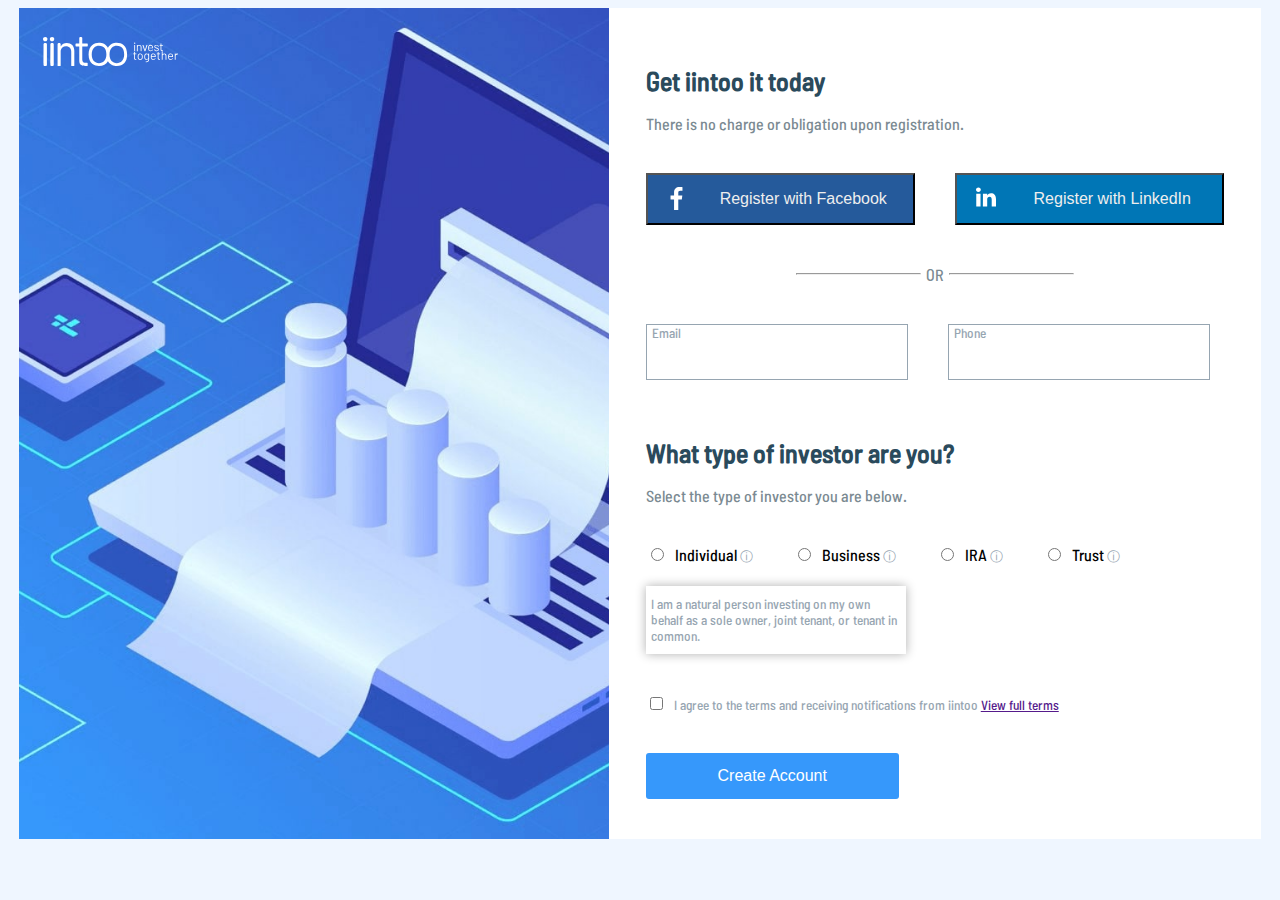
<file: index.html>
<!DOCTYPE html>
<HTML lang="en-US">
    <head>
        <link rel="stylesheet" href="index.css">
        <title>Intoo - Registration</title>
    </head>
    <body>
        <div class="center-box">
        <div class="content">
        <div class="bg-logo">
            <div class="logo-img"><img src="img/logo.svg" alt="iintoo"></div>
        </div>
        <div class="login-form space">
        <!-- on left side image "bg.jpg" -->
        <div class="h1"><h1>Get iintoo it today</h1></div>
        <div class="h2">There is no charge or obligation upon registration.</div>
        <!-- Here two button whith autorithation throug Facebook or LinkedIn-->
        <div class="content space"> 
            <button name="facebook" class="bn-fb">
                <div class="bn-fb content bn-width">
                    <div class="bn-logo">
                        <img src="img/facebook.svg" alt="fb">
                    </div>
                    <div class="span">Register with Facebook</div>
                </div>
            </button>
            <div class="s-left"></div>
            <button name="linkedin" class="bn-ln"><div class="bn-ln content bn-width">
                <div class="bn-logo">
                    <img src="img/linkedin.svg" alt="in">
                </div>
                <div class="span">Register with LinkedIn</div>
            </div>
            </button>
            </div>
        <div class="center-box h2 space">
            <div class="content">
                <!-- line here -->
                <div class="hr"><hr></div>
                <div>OR</div>
                <div class="hr"><hr></div><!-- line here -->
            </div>
        </div>
        <div class="space content h3">
            <div class="grid ">
                <label for="Login">Email</label>
                <input type="text" id="Login" name="Login" class="bn-width">
            </div>
            <dev class="s-left"></dev>
            <div class="grid ">
                <label for="Password">Phone</label>
                <input type="text" id="Password" name="Password" class="bn-width">
            </div>
        </div>

        <div class="space h1"><h1>What type of investor are you?</h1></div>
        <div class="h2">Select the type of investor you are below.</div>
        <!-- check box here horizontal-->
        <div class="space content">
            <div>
                <input type="radio" name="incestor" id="Individual">
                <label for="Individual">Individual </label>
                <a class="h3">ⓘ</a>
            </div>
            <div class="s-left">
                <input type="radio" name="incestor" id="Business">
                <label for="Business">Business </label>
                <a class="h3">ⓘ</a>
            </div>
            <div class="s-left">
                <input type="radio" name="incestor" id="IRA">
                <label for="IRA">IRA </label>
                <a class="h3">ⓘ</a>
            </div>
            <div class="s-left">
                <input type="radio" name="incestor" id="Trust">
                <label for="Trust">Trust </label>
                <a class="h3">ⓘ</a>
            </div>
        <!-- end --></div>
        <div class="s-small"></div>
        <!-- on box --><div class="info h3">I am a natural person investing on my own behalf as a sole owner, joint tenant, or tenant in common.</div>
        <!-- checkbox here --> <div class="h3 space"><input type="checkbox" name="agreement" id="agree"><label for="agree"> I agree to the terms and receiving notifications from iintoo <a href=""> View full terms </a></label></div>
        <div class="space"><input type="button" value="Create Account" class="bn-ca bn-width"></div>
        <div class="space"></div>
        </div>
        </div>
        </div>
    </body>
</HTML>
</file>
<file: index.css>
@font-face{
    font-family: Barlow;
    src: url(font/BarlowSemiCondensed-Medium.otf);
    font-weight:normal;
    font-style: normal;
}

body{
    background-color: #EFF6FF;
    /* font-family: "Georgia", serif; */
    font-family: Barlow;
}

.h1{
    color: #2A4A5C;
    font-size: small;
}

/* .h3 label{
    color: black;
    font-size: small;
} */

.h2{
    font-size:medium;
    color: #7B8A92;
}

.h3{
    font-size: smaller;
    color:#96A5B1;
}

.center-box{
    background-color: #FFFFFF;
    height:fit-content;
    width:fit-content;
    margin:auto auto;
    /* box-shadow: 0px 0px 10px #AFAFAF; */
    border: hidden;
    /* box-sizing: content-box; */
    /* -webkit-box-align: center; */
    /* padding-top: 2%; */
    /* padding-bottom: 2%; */
}

.content {
    display: flex;
    /* flex-direction: row; */
    /* justify-content: flex-start; */
}

.grid{
    display: grid;
    border: 1px solid#96A5B1;
    height:fit-content;
    width:fit-content;
}

.grid input{
    border-style: hidden;
    outline-style: none;
    padding-left: 5px;
    height: 36px;
    font-size: large;
    background-color: transparent;
}


.t-center{
    text-align: center;
}

.t-small{
    font-size: small;
}

.login-form{
    padding-left: 3%;
    padding-right: 3%;
    /* width: 500px; */
    /* min-width: min-content; */
    /* max-width: max-content; */
    /* height: 100%; */
}

.space{
    padding-top: 40px;
}

.s-left{
    padding-left: 40px;
}

.s-small{
    padding-top: 20px;
}

label{
    padding-left: 5px;
}

.bn-ln{
    background-color: #0076B6;
    color: #EEEEEE;
    /* text-overflow: ellipsis;
    white-space: nowrap;
    overflow: hidden; */
}

.bn-ln img{
    padding: 25% 25%;
    resize: both;
    max-block-size:20px; 
}

.bn-fb{
    background-color: #255A9B;
    color: #EEEEEE;
    /* max-height: fit-content; */
    /* font-size: small; */
}

.bn-width{
    width:253px;
    height: 46px;
}

.span{
    text-align: left;
    font-size: medium;
    margin:auto auto;
    /* padding-top: 6px;  */
    /* padding-right: 50px; */
    text-overflow: ellipsis;
    white-space: nowrap;
    overflow: hidden;
}

.bn-logo{
    width: 46px;
    height: 46px;
}

.bn-logo img{
    padding: 25%;
    /* resize: both; */
    /* block-size: 16px;  */
}

.bn-ca{
    background-color: #3698FB;
    text-align: center;
    color: white;
    border:none;
    border-radius: 3px;
    /* padding: 12px 72px; */
    font-size: medium;
}

.bg-logo{
    background-image: url(img/bg.jpg);
    background-position: left;
    background-size: cover;
    background-repeat: no-repeat;
    /* min-width: min-content; */
    min-width: 500px;
    max-width: 664px;
}

.logo-img{
    /* background-image: url(img/logo.svg);
    background-size: cover;
    background-repeat: no-repeat; */
    /* max-block-size: 5%; */
    /* max-width: 5%; */
    /* width: 5px;  */
    padding: 5% 4%;
}

.logo-img img{
    resize: both;
    max-width: 25%;
}

.hr{
    width: 125px;
    padding-left: 5px;
    padding-right: 5px;
    /* height: 1px; */
    /* border: 0; */
    /* border-top: 1px solid #ccc; */
}

.center{
    margin: auto auto;
}

.info{
    box-shadow: 0 0 10px #AFAFAF;
    width: 250px;
    padding: 10px 5px 10px 5px;
}
</file>
